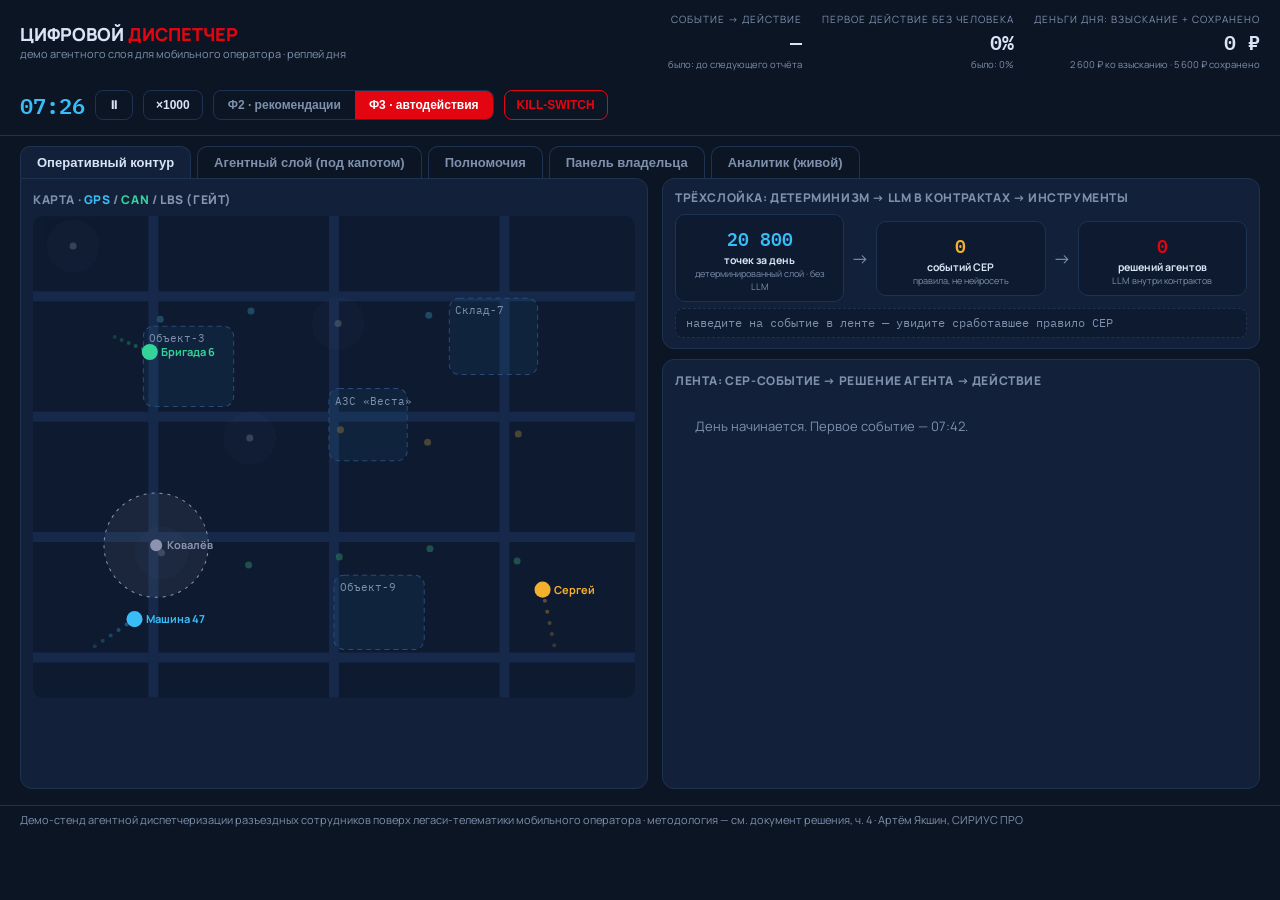
<file: AI-telematica-demo/index.html>
<!doctype html>
<html lang="ru">
  <head>
    <script type="module" crossorigin src="/AI-telematica-demo/assets/polyfills-BN68mEi6.js"></script>

    <meta charset="UTF-8" />
    <meta http-equiv="X-UA-Compatible" content="IE=edge" />
    <meta name="viewport" content="width=device-width, initial-scale=1, viewport-fit=cover" />
    <meta name="theme-color" content="#0B1524" />
    <meta name="description" content="«Цифровой диспетчер» — демо-стенд агентного слоя. СИРИУС ПРО." />
    <meta name="robots" content="noindex, nofollow" />
    <title>Цифровой диспетчер · демо-стенд v2.5</title>

    <link rel="icon" type="image/svg+xml" href="/AI-telematica-demo/favicon.svg" />
    <link rel="apple-touch-icon" href="/AI-telematica-demo/favicon.svg" />

    <link rel="preconnect" href="https://fonts.googleapis.com" crossorigin />
    <link rel="preconnect" href="https://fonts.gstatic.com" crossorigin />
    <link rel="preload" as="style"
      href="https://fonts.googleapis.com/css2?family=IBM+Plex+Mono:wght@400;500;600;700&family=Inter:wght@400;500;600;700;800&display=swap" />
    <link rel="stylesheet"
      href="https://fonts.googleapis.com/css2?family=IBM+Plex+Mono:wght@400;500;600;700&family=Inter:wght@400;500;600;700;800&display=swap"
      media="print" onload="this.media='all'" />
    <noscript>
      <link rel="stylesheet"
        href="https://fonts.googleapis.com/css2?family=IBM+Plex+Mono:wght@400;500;600;700&family=Inter:wght@400;500;600;700;800&display=swap" />
    </noscript>

    <style>
      *, *::before, *::after { box-sizing: border-box; }
      html, body {
        margin: 0;
        padding: 0;
        background: #0B1524;
        color: #D9E4F5;
        -webkit-text-size-adjust: 100%;
        -webkit-font-smoothing: antialiased;
        -moz-osx-font-smoothing: grayscale;
        text-rendering: optimizeLegibility;
        font-family: 'Inter', -apple-system, BlinkMacSystemFont, 'Segoe UI',
                     Roboto, 'Helvetica Neue', Arial, 'Noto Sans', sans-serif;
      }
      #root { min-width: 1280px; }
      body {
        overflow-x: auto;
        padding: env(safe-area-inset-top) env(safe-area-inset-right)
                 env(safe-area-inset-bottom) env(safe-area-inset-left);
      }

      /* ═══ Мобильная заглушка ═══ */
      .m-gate {
        display: none;
        position: fixed; inset: 0;
        background: linear-gradient(180deg, #0B1524 0%, #10203A 100%);
        color: #D9E4F5;
        z-index: 10000;
        padding: 32px 24px;
        overflow-y: auto;
      }
      .m-gate__inner {
        min-height: 100%;
        display: flex; flex-direction: column; justify-content: center; align-items: center;
        text-align: center; max-width: 480px; margin: 0 auto; gap: 24px;
      }
      .m-gate__badge {
        display: inline-flex; align-items: center; gap: 8px;
        padding: 6px 14px; border-radius: 999px;
        background: rgba(227, 6, 17, 0.12);
        border: 1px solid rgba(227, 6, 17, 0.35);
        color: #FF6B7A;
        font-size: 11px; letter-spacing: 1.5px; text-transform: uppercase; font-weight: 600;
      }
      .m-gate__badge::before {
        content: ''; width: 6px; height: 6px; border-radius: 50%; background: #E30611;
      }
      .m-gate__title {
        margin: 0; font-size: 22px; line-height: 1.3; font-weight: 700; color: #F0F6FF;
        letter-spacing: -0.3px;
      }
      .m-gate__subtitle {
        margin: 0; font-size: 14px; line-height: 1.55; color: #9FB1CC;
      }
      .m-gate__card {
        width: 100%; padding: 20px;
        background: rgba(16, 32, 58, 0.6);
        border: 1px solid rgba(56, 189, 248, 0.18);
        border-radius: 12px; text-align: left;
      }
      .m-gate__card-title {
        font-family: 'IBM Plex Mono', ui-monospace, SFMono-Regular, Menlo, monospace;
        font-size: 10px; letter-spacing: 2px; text-transform: uppercase;
        color: #38BDF8; margin: 0 0 12px;
      }
      .m-gate__list {
        margin: 0; padding: 0; list-style: none; display: flex; flex-direction: column; gap: 10px;
        font-size: 13px; color: #B8C8E0; line-height: 1.5;
      }
      .m-gate__list li { display: flex; gap: 10px; align-items: flex-start; }
      .m-gate__list li::before {
        content: '›'; color: #38BDF8; font-weight: 700; flex-shrink: 0;
      }
      .m-gate__actions {
        width: 100%; display: flex; flex-direction: column; gap: 10px; margin-top: 8px;
      }
      .m-gate__btn {
        display: inline-flex; align-items: center; justify-content: center;
        padding: 14px 20px; border-radius: 10px;
        font-family: inherit; font-size: 14px; font-weight: 600;
        cursor: pointer; border: none; text-decoration: none;
        transition: opacity 0.15s ease, transform 0.05s ease;
      }
      .m-gate__btn:active { transform: scale(0.98); }
      .m-gate__btn--primary {
        background: #E30611; color: #FFF;
      }
      .m-gate__btn--primary:hover { opacity: 0.92; }
      .m-gate__btn--ghost {
        background: transparent; color: #9FB1CC;
        border: 1px solid rgba(159, 177, 204, 0.25);
      }
      .m-gate__btn--ghost:hover { border-color: rgba(159, 177, 204, 0.5); color: #D9E4F5; }
      .m-gate__footer {
        font-family: 'IBM Plex Mono', ui-monospace, monospace;
        font-size: 10px; letter-spacing: 1.5px; color: #5A6B85;
        text-transform: uppercase; margin-top: 8px;
      }

      /* включаем гейт на узких экранах */
      @media (max-width: 1023px) {
        .m-gate { display: block; }
        html, body { overflow: hidden; height: 100%; }
      }

      /* если пользователь нажал "показать всё равно" — снимаем гейт через класс */
      html.m-force .m-gate { display: none !important; }
      html.m-force, html.m-force body { overflow: auto !important; height: auto !important; }

      /* boot-screen для десктопа (до маунта React) */
      .boot-screen {
        position: fixed; inset: 0; display: flex; align-items: center; justify-content: center;
        background: #0B1524; color: #7E90AC; font-size: 14px; letter-spacing: .5px;
        z-index: 9999; transition: opacity .3s ease;
      }
      .boot-screen.hide { opacity: 0; pointer-events: none; }
      .boot-dot { width: 8px; height: 8px; border-radius: 50%; background: #E30611;
                  margin-right: 10px; animation: bootPulse 1.2s infinite ease-in-out; }
      @keyframes bootPulse { 0%,100% { opacity: .3; } 50% { opacity: 1; } }

      .nojs {
        max-width: 640px; margin: 60px auto; padding: 24px;
        background: #12203A; border: 1px solid #1E3252; border-radius: 12px;
        font-size: 14px; line-height: 1.55;
      }
      .nojs h1 { margin: 0 0 12px; font-size: 18px; color: #D9E4F5; }
      .nojs code { background: #0E1A30; padding: 2px 6px; border-radius: 4px; color: #38BDF8; }
    </style>

    <script>
      // Раннее восстановление force-режима из localStorage до отрисовки —
      // чтобы у уже согласного пользователя гейт не мелькал.
      (function() {
        try {
          if (localStorage.getItem('mws-demo-force-mobile') === '1') {
            document.documentElement.classList.add('m-force');
          }
        } catch (e) {}
      })();
    </script>
    <script type="module" crossorigin src="/AI-telematica-demo/assets/index-D4nlIK3V.js"></script>
    <script type="module">import.meta.url;import("_").catch(()=>1);(async function*(){})().next();if(location.protocol!="file:"){window.__vite_is_modern_browser=true}</script>
    <script type="module">!function(){if(window.__vite_is_modern_browser)return;console.warn("vite: loading legacy chunks, syntax error above and the same error below should be ignored");var e=document.getElementById("vite-legacy-polyfill"),n=document.createElement("script");n.src=e.src,n.onload=function(){System.import(document.getElementById('vite-legacy-entry').getAttribute('data-src'))},document.body.appendChild(n)}();</script>
  </head>
  <body>
    <!-- Мобильная заглушка (виден только на <1024px) -->
    <div class="m-gate" id="__m_gate">
      <div class="m-gate__inner">
        <span class="m-gate__badge">СТЕНД РАССЧИТАН НА ДЕСКТОП</span>

        <h1 class="m-gate__title">
          «Цифровой диспетчер»<br />
          <span style="color: #7E90AC; font-weight: 500;">демо-стенд v2.5</span>
        </h1>

        <p class="m-gate__subtitle">
          Стенд одновременно показывает несколько панелей — карту парка,
          ленту инцидентов, действия трёх агентов и метрики владельца.
          На мобильном экране он ужимается до нечитаемой сетки —
          поэтому мы просим открыть его с ноутбука или планшета.
        </p>

        <div class="m-gate__card">
          <div class="m-gate__card-title">РЕКОМЕНДУЕМ</div>
          <ul class="m-gate__list">
            <li>Открыть <b style="color:#D9E4F5">ciriyc.ru/AI-telematica-demo</b>
                с ноутбука или планшета (минимум 1024&nbsp;px ширины)</li>
            <li>Или переслать ссылку себе на почту и открыть позже</li>
          </ul>
        </div>

        <div class="m-gate__actions">
          <a class="m-gate__btn m-gate__btn--primary"
             href="mailto:?subject=Демо-стенд%20«Цифровой%20диспетчер»&body=Открой%20на%20компьютере%3A%20https%3A%2F%2Fciriyc.ru%2FAI-telematica-demo%2F">
            Отправить ссылку себе на почту
          </a>
          <button class="m-gate__btn m-gate__btn--ghost" onclick="
            try { localStorage.setItem('mws-demo-force-mobile', '1'); } catch(e){}
            document.documentElement.classList.add('m-force');
            window.scrollTo(0, 0);
          ">
            Показать стенд на этом экране
          </button>
        </div>

        <div class="m-gate__footer">СИРИУС ПРО · v2.5</div>
      </div>
    </div>

    <div id="root">
      <div class="boot-screen" id="__boot"><span class="boot-dot"></span> Инициализация стенда…</div>
    </div>
    <noscript>
      <div class="nojs">
        <h1>Требуется JavaScript</h1>
        <p>Демо-стенд «Цифровой диспетчер» — интерактивный React-прототип.
           Включите JavaScript в браузере и обновите страницу.</p>
        <p style="color: #7E90AC">Поддерживаются Chrome 87+, Safari 12+, Firefox 78+, Edge 88+.</p>
      </div>
    </noscript>
    <script nomodule>!function(){var e=document,t=e.createElement("script");if(!("noModule"in t)&&"onbeforeload"in t){var n=!1;e.addEventListener("beforeload",(function(e){if(e.target===t)n=!0;else if(!e.target.hasAttribute("nomodule")||!n)return;e.preventDefault()}),!0),t.type="module",t.src=".",e.head.appendChild(t),t.remove()}}();</script>
    <script nomodule crossorigin id="vite-legacy-polyfill" src="/AI-telematica-demo/assets/polyfills-legacy-D0_cPT-F.js"></script>
    <script nomodule crossorigin id="vite-legacy-entry" data-src="/AI-telematica-demo/assets/index-legacy-cCLm7wpn.js">System.import(document.getElementById('vite-legacy-entry').getAttribute('data-src'))</script>
  </body>
</html>
</file>
